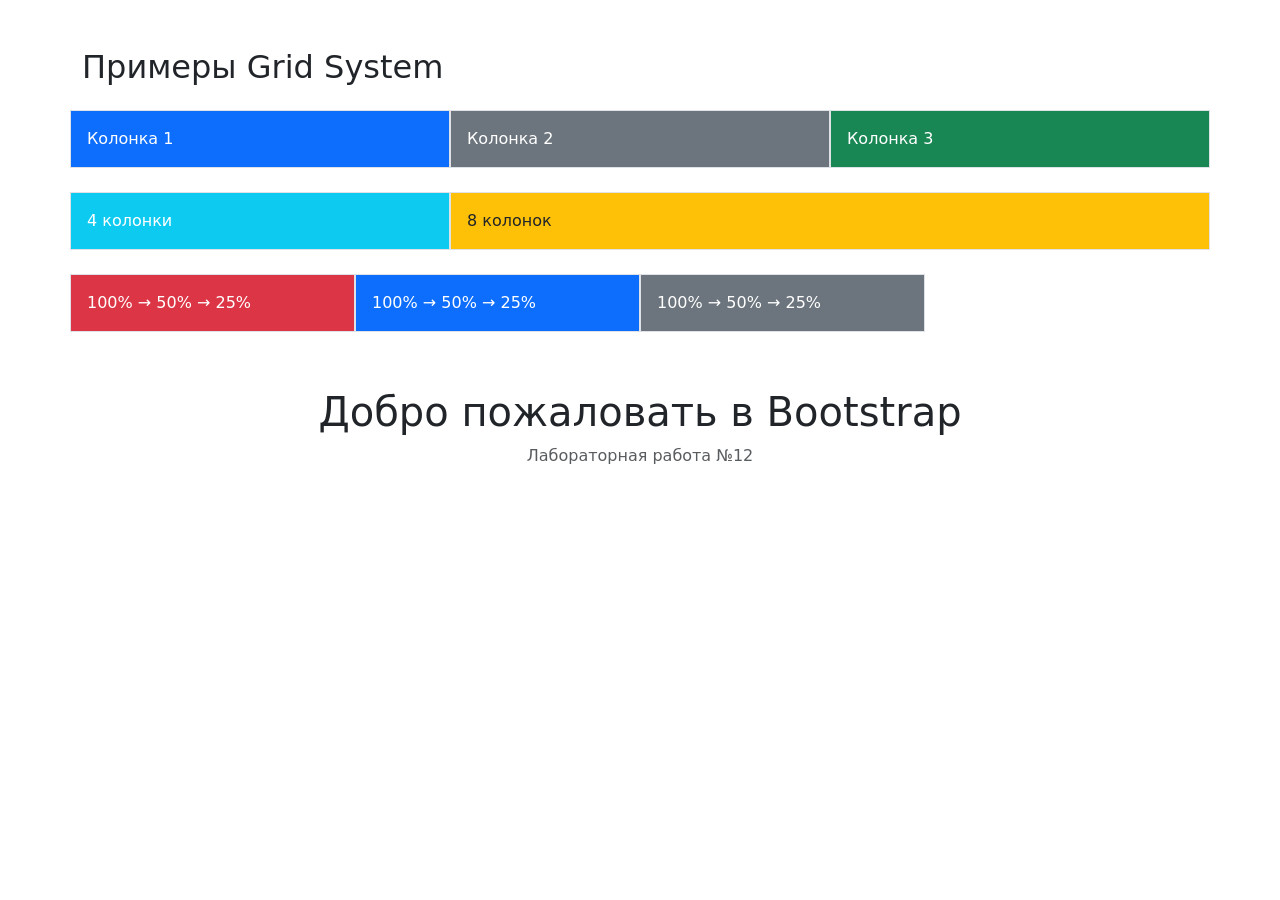
<file: index.html>
<!DOCTYPE html>
<html lang="ru">
<head>
    <meta charset="UTF-8">
    <meta name="viewport" content="width=device-width, initial-scale=1.0">
    <title>Bootstrap Lab - Uyutov</title>
    <div class="container mt-5">
  <h2 class="mb-4">Примеры Grid System</h2>
  <!-- Пример 1: Равные колонки -->
  <div class="row mb-4">
    <div class="col bg-primary text-white p-3 border">Колонка 1</div>
    <div class="col bg-secondary text-white p-3 border">Колонка 2</div>
    <div class="col bg-success text-white p-3 border">Колонка 3</div>
  </div>
  <!-- Пример 2: Фиксированная ширина -->
  <div class="row mb-4">
    <div class="col-4 bg-info text-white p-3 border">4 колонки</div>
    <div class="col-8 bg-warning text-dark p-3 border">8 колонок</div>
  </div>
  <!-- Пример 3: Адаптивные колонки -->
  <div class="row mb-4">
    <div class="col-12 col-md-6 col-lg-3 bg-danger text-white p-3 border mb-2">100% → 50% → 25%</div>
    <div class="col-12 col-md-6 col-lg-3 bg-primary text-white p-3 border mb-2">100% → 50% → 25%</div>
    <div class="col-12 col-md-6 col-lg-3 bg-secondary text-white p-3 border mb-2">100% → 50% → 25%</div>
  </div>
    </div>
    <!-- Bootstrap CSS -->
     <link href="https://cdn.jsdelivr.net/npm/bootstrap@5.3.8/dist/css/bootstrap.min.css" rel="stylesheet" integrity="sha384-sRIl4kxILFvY47J16cr9ZwB07vP4J8+LH7qKQnuqkuIAvNWLzeN8tE5YBujZqJLB" crossorigin="anonymous">
     <!-- custom CSS -->
      <link rel="stylesheet" href="custom.css"/>
</head>
<body>
    <div class="container">
        <h1 class="text-center mt-5">Добро пожаловать в Bootstrap</h1>
        <p class="text-center text-muted">Лабораторная работа №12</p>
    </div>
    <!-- Bundle with Popper -->
     <script src="https://cdn.jsdelivr.net/npm/bootstrap@5.3.8/dist/js/bootstrap.bundle.min.js" integrity="sha384-FKyoEForCGlyvwx9Hj09JcYn3nv7wiPVlz7YYwJrWVcXK/BmnVDxM+D2scQbITxI" crossorigin="anonymous"></script>
</body>
</html>
</file>
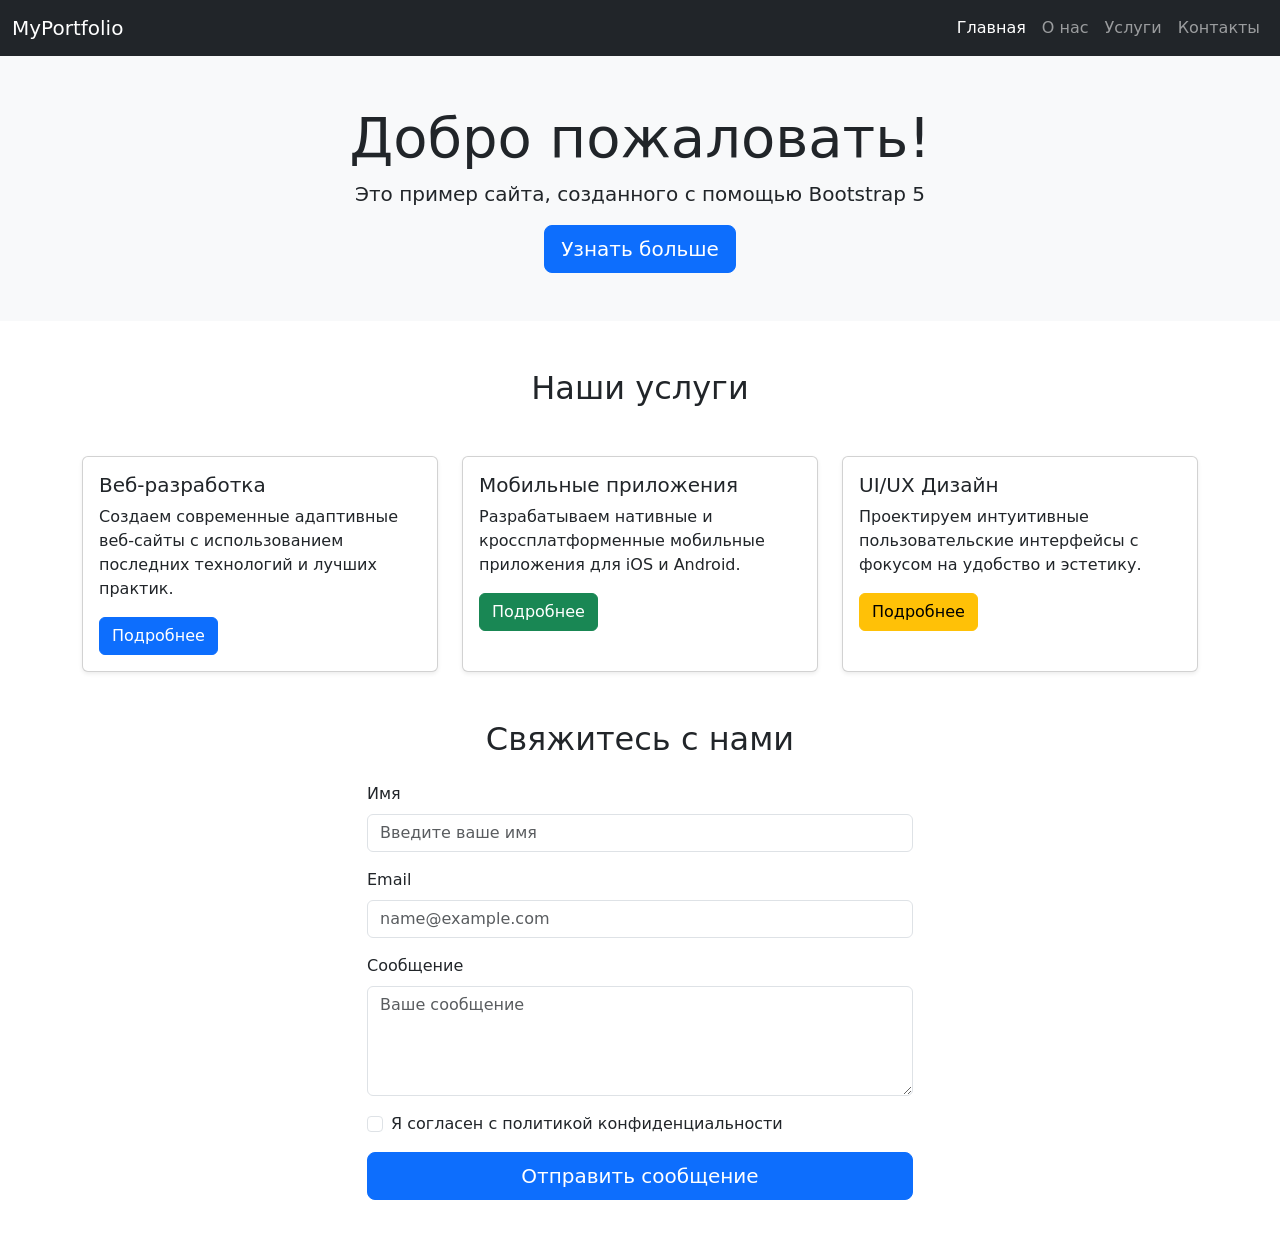
<file: experiment.html>
<!DOCTYPE html>
<html lang="ru">
<head>
    <meta charset="UTF-8" />
    <meta name="viewport" content="width=device-width, initial-scale=1.0" />
    <title>Experiment</title>
    <!-- Bootstrap -->
    <link href="https://cdn.jsdelivr.net/npm/bootstrap@5.3.8/dist/css/bootstrap.min.css" rel="stylesheet" integrity="sha384-sRIl4kxILFvY47J16cr9ZwB07vP4J8+LH7qKQnuqkuIAvNWLzeN8tE5YBujZqJLB" crossorigin="anonymous">
    <!-- custom CSS -->
    <link rel="stylesheet" href="custom.css"/>
</head>
<body>
    <!-- Навигационная панель -->
    <nav class="navbar navbar-expand-lg navbar-dark bg-dark">
    <div class="container-fluid">
        <a class="navbar-brand" href="#">MyPortfolio</a>
        <!-- Кнопка для мобильного меню -->
        <button
        class="navbar-toggler"
        type="button"
        data-bs-toggle="collapse"
        data-bs-target="#navbarNav"
        aria-controls="navbarNav"
        aria-expanded="false"
        aria-label="Toggle navigation"
        >
        <span class="navbar-toggler-icon"></span>
        </button>
        <!-- Пункты меню -->
        <div class="collapse navbar-collapse" id="navbarNav">
        <ul class="navbar-nav ms-auto">
            <li class="nav-item">
            <a class="nav-link active" href="#home">Главная</a>
            </li>
            <li class="nav-item">
            <a class="nav-link" href="#about">О нас</a>
            </li>
            <li class="nav-item">
            <a class="nav-link" href="#services">Услуги</a>
            </li>
            <li class="nav-item">
            <a class="nav-link" href="#contact">Контакты</a>
            </li>
        </ul>
        </div>
    </div>
    </nav>

    <!-- Hero секция -->
    <div class="container-fluid bg-light py-5" id="home">
    <div class="container text-center">
        <h1 class="display-4">Добро пожаловать!</h1>
        <p class="lead">Это пример сайта, созданного с помощью Bootstrap 5</p>
        <button class="btn btn-primary btn-lg">Узнать больше</button>
    </div>
    </div>
    <!-- Секция с карточками -->
    <div class="container my-5" id="services">
    <h2 class="text-center mb-5">Наши услуги</h2>
    <div class="row g-4">
        <!-- Карточка 1 -->
        <div class="col-12 col-md-6 col-lg-4">
        <div class="card h-100 shadow-sm">
            <div class="card-body">
            <h5 class="card-title">Веб-разработка</h5>
            <p class="card-text">
                Создаем современные адаптивные веб-сайты с использованием
                последних технологий и лучших практик.
            </p>
            <a href="#" class="btn btn-primary">Подробнее</a>
            </div>
        </div>
        </div>
        <!-- Карточка 2 -->
        <div class="col-12 col-md-6 col-lg-4">
        <div class="card h-100 shadow-sm">
            <div class="card-body">
            <h5 class="card-title">Мобильные приложения</h5>
            <p class="card-text">
                Разрабатываем нативные и кроссплатформенные мобильные приложения
                для iOS и Android.
            </p>
            <a href="#" class="btn btn-success">Подробнее</a>
            </div>
        </div>
        </div>
        <!-- Карточка 3 -->
        <div class="col-12 col-md-6 col-lg-4">
        <div class="card h-100 shadow-sm">
            <div class="card-body">
            <h5 class="card-title">UI/UX Дизайн</h5>
            <p class="card-text">
                Проектируем интуитивные пользовательские интерфейсы с фокусом на
                удобство и эстетику.
            </p>
            <a href="#" class="btn btn-warning">Подробнее</a>
            </div>
        </div>
        </div>
    </div>
    </div>
        <!-- Секция с формой -->
    <div class="container my-5" id="contact">
    <div class="row justify-content-center">
        <div class="col-lg-6">
        <h2 class="text-center mb-4">Свяжитесь с нами</h2>
        <form id="contactForm" class="needs-validation" novalidate>
            <!-- Имя -->
            <div class="mb-3">
            <label for="name" class="form-label">Имя</label>
            <input
                type="text"
                class="form-control"
                id="name"
                placeholder="Введите ваше имя"
                required
            />
            <div class="invalid-feedback">Пожалуйста, введите ваше имя</div>
            </div>
            <!-- Email -->
            <div class="mb-3">
            <label for="email" class="form-label">Email</label>
            <input
                type="email"
                class="form-control"
                id="email"
                placeholder="name@example.com"
                required
            />
            <div class="invalid-feedback">Пожалуйста, введите корректный email</div>
            </div>
            <!-- Сообщение -->
            <div class="mb-3">
            <label for="message" class="form-label">Сообщение</label>
            <textarea
                class="form-control"
                id="message"
                rows="4"
                placeholder="Ваше сообщение"
                required
            ></textarea>
            <div class="invalid-feedback">Пожалуйста, введите сообщение</div>
            </div>
            <!-- Checkbox -->
            <div class="mb-3 form-check">
            <input
                type="checkbox"
                class="form-check-input"
                id="agree"
                required
            />
            <label class="form-check-label" for="agree">
                Я согласен с политикой конфиденциальности
            </label>
            <div class="invalid-feedback">Вы должны согласиться с условиями</div>
            </div>
            <!-- Кнопка отправки -->
            <div class="d-grid">
            <button type="submit" class="btn btn-primary btn-lg">
                Отправить сообщение
            </button>
            </div>
        </form>
        </div>
    </div>
    </div>

    <script>
  // Валидация формы Bootstrap
  (function () {
    "use strict";

    const form = document.getElementById("contactForm");

    form.addEventListener(
      "submit",
      function (event) {
        if (!form.checkValidity()) {
          event.preventDefault();
          event.stopPropagation();
        } else {
          event.preventDefault();
          alert("Форма успешно отправлена!");
          form.reset();
          form.classList.remove("was-validated");
        }
        form.classList.add("was-validated");
      },
      false
    );
    })();
    </script>
    <script src="https://cdn.jsdelivr.net/npm/bootstrap@5.3.8/dist/js/bootstrap.bundle.min.js" integrity="sha384-FKyoEForCGlyvwx9Hj09JcYn3nv7wiPVlz7YYwJrWVcXK/BmnVDxM+D2scQbITxI" crossorigin="anonymous"></script>
</body>
</html>
</file>
<file: custom.css>
.card-price {
    font-size: 2.3rem;
    font-weight: bold;
}

.card {
    transition: transform 0.3s ease;
}

.card:hover {
    transform: scale(1.05);
}
</file>
